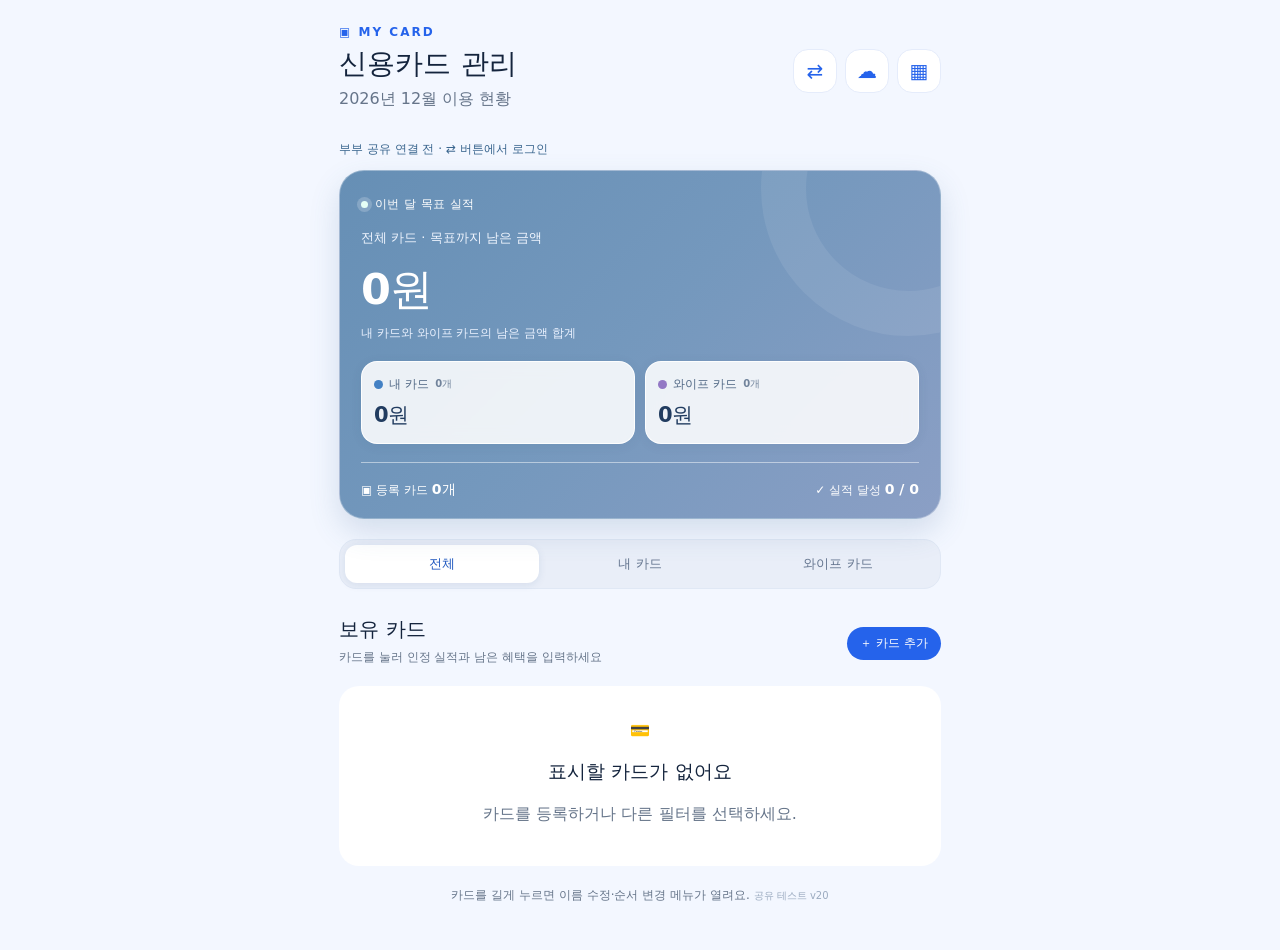
<file: index.html>
<!doctype html>
<html lang="ko"><head><meta charset="utf-8"><meta name="viewport" content="width=device-width,initial-scale=1,viewport-fit=cover"><meta name="theme-color" content="#172a42"><meta name="apple-mobile-web-app-capable" content="yes"><meta name="apple-mobile-web-app-status-bar-style" content="default"><meta name="apple-mobile-web-app-title" content="카드관리"><link rel="manifest" href="./manifest.webmanifest"><link rel="apple-touch-icon" href="./icon.svg"><link rel="icon" href="./icon.svg" type="image/svg+xml"><link rel="stylesheet" href="./style-family-v20.css"><title>신용카드 관리</title></head><body>
<div id="app" class="app"><header class="top"><div><div class="eyebrow">▣ MY CARD</div><h1>신용카드 관리</h1><p id="current-month"></p></div><div class="head-buttons"><button class="iconbtn" id="shared-open" aria-label="부부 공유 설정">⇄</button><button class="iconbtn" id="backup-open" aria-label="백업 및 복원">☁</button><button class="iconbtn" id="history-open" aria-label="월별 기록">▦</button></div></header>
<p id="sync-status" class="sync-status">부부 공유 연결 전 · ⇄ 버튼에서 로그인</p><section class="hero"><div class="hero-kicker"><span class="hero-kicker-dot"></span> 이번 달 목표 실적</div><p class="hero-overline">전체 카드 · 목표까지 남은 금액</p><strong id="total-remaining">0원</strong><p class="muted-light">내 카드와 와이프 카드의 남은 금액 합계</p><div class="owner-summary"><div class="owner-summary-item"><span><i class="owner-dot mine"></i>내 카드 <small id="mine-count">0개</small></span><b id="mine-remaining">0원</b></div><div class="owner-summary-item"><span><i class="owner-dot wife"></i>와이프 카드 <small id="wife-count">0개</small></span><b id="wife-remaining">0원</b></div></div><hr><div class="metrics"><span>▣ 등록 카드 <b id="card-count">0개</b></span><span>✓ 실적 달성 <b id="card-achieved">0 / 0</b></span></div></section>
<div id="due-banner" class="due-banner" hidden></div><nav class="owner-tabs" aria-label="카드 소유자 필터"><button type="button" class="owner-tab active" data-owner-filter="all" aria-pressed="true">전체</button><button type="button" class="owner-tab" data-owner-filter="mine" aria-pressed="false">내 카드</button><button type="button" class="owner-tab" data-owner-filter="wife" aria-pressed="false">와이프 카드</button></nav><div class="sectiontitle"><div class="section-heading"><h2>보유 카드</h2><p>카드를 눌러 인정 실적과 남은 혜택을 입력하세요</p></div><div class="section-buttons"><button class="primary small" type="button" id="add-card">＋ 카드 추가</button></div></div><main id="cards"></main><p class="hint">카드를 길게 누르면 이름 수정·순서 변경 메뉴가 열려요. <span class="version-label">공유 테스트 v20</span></p></div>
<div id="modal" class="modal" hidden><div class="shade" data-close></div><section class="sheet" role="dialog" aria-modal="true"><header class="sheet-head"><h2 id="sheet-title"></h2><button class="iconbtn" data-close aria-label="닫기">✕</button></header><div id="sheet-body"></div></section></div>
<script src="./app-family-v20.js" defer></script></body></html>
</file>
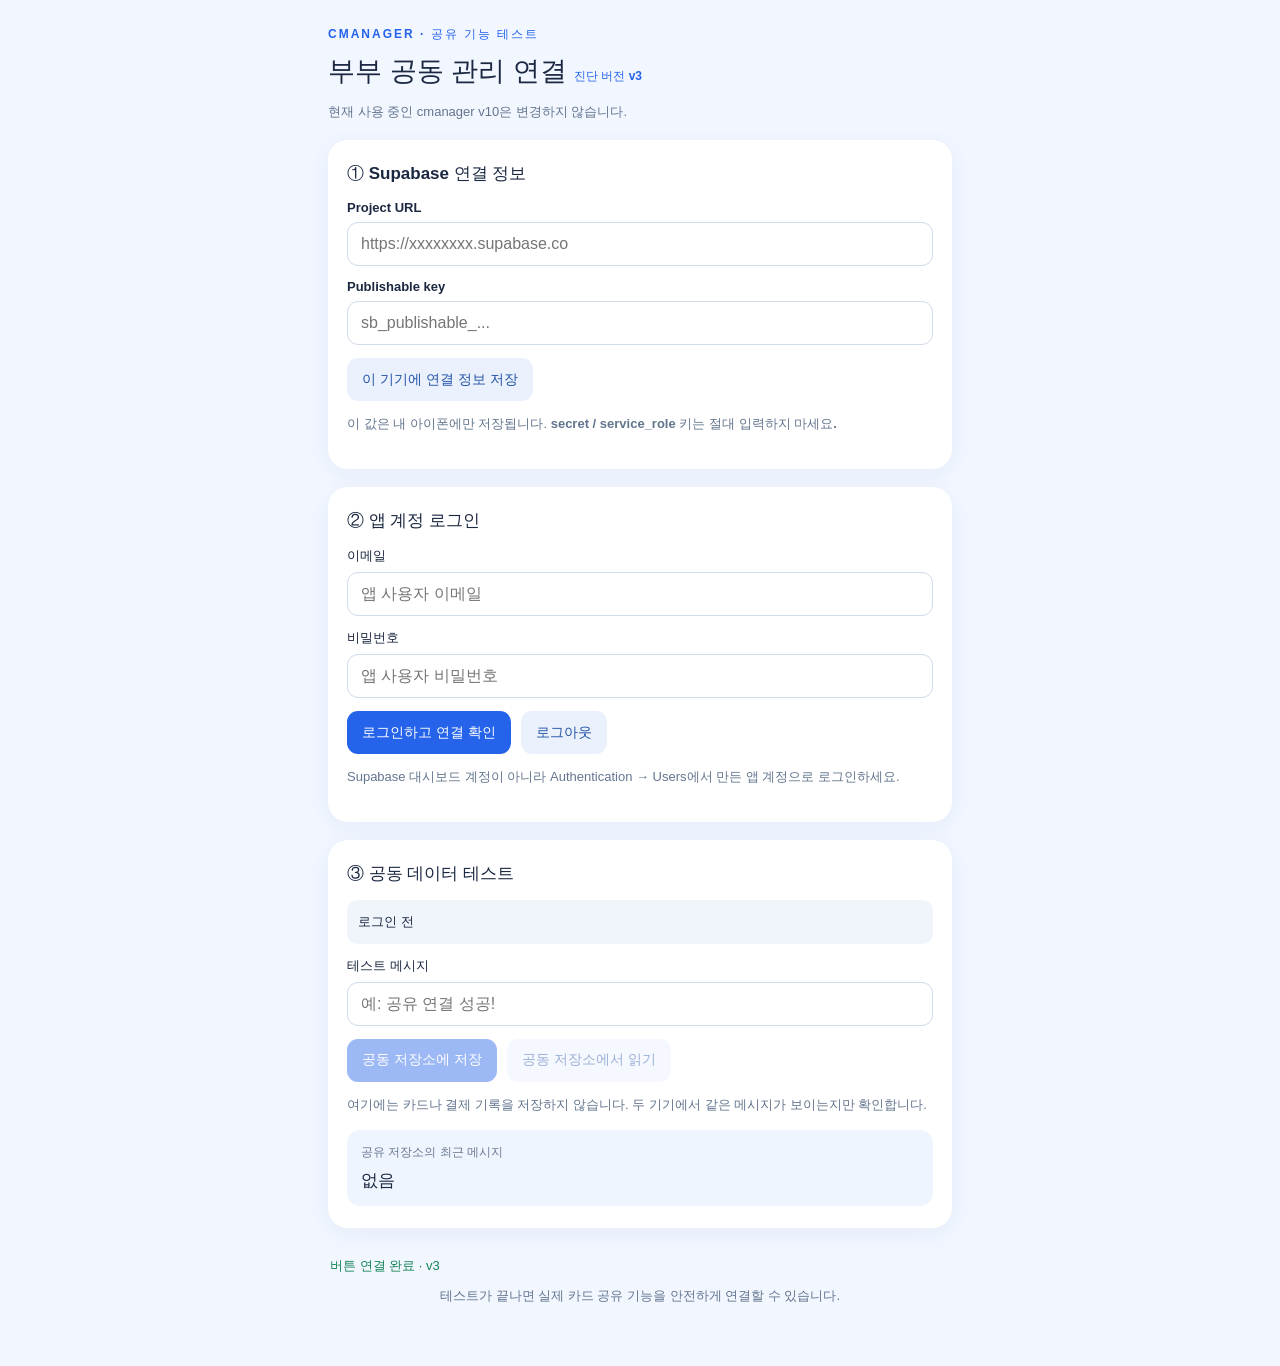
<file: index 2.html>
<!doctype html><html lang="ko"><head><meta charset="utf-8"><meta name="viewport" content="width=device-width,initial-scale=1,viewport-fit=cover"><meta name="theme-color" content="#2563eb"><meta name="apple-mobile-web-app-capable" content="yes"><title>cmanager 공유 연결 테스트</title><link rel="manifest" href="./manifest.webmanifest"><link rel="icon" href="./icon.svg" type="image/svg+xml"><style>:root{font-family:-apple-system,BlinkMacSystemFont,'Apple SD Gothic Neo','Noto Sans KR',sans-serif;color:#1b2841;background:#f1f6ff;font-synthesis:none}*{box-sizing:border-box}body{margin:0}main{max-width:660px;margin:0 auto;padding:26px 18px 60px}.eyebrow{font-size:12px;letter-spacing:2px;font-weight:800;color:#2563eb}h1{font-size:27px;margin:10px 0 7px}header p,.hint,footer{color:#63758e;font-size:13px;line-height:1.55}h2{font-size:17px;margin:0 0 15px}.card{background:white;border-radius:20px;margin:18px 0;padding:22px 19px;box-shadow:0 6px 25px #2b54900d}label{display:block;font-size:13px;font-weight:700;margin:13px 0}input{display:block;width:100%;border:1px solid #d1dbeb;border-radius:11px;padding:12px 13px;font-size:16px;margin-top:7px;background:white;color:#182742}button{border:0;border-radius:11px;background:#2563eb;color:#fff;padding:12px 15px;cursor:pointer;font-size:14px;font-weight:700;min-height:43px}button.secondary{background:#eaf1fd;color:#2454a6}button:disabled{opacity:.45;cursor:not-allowed}.actions{display:flex;flex-wrap:wrap;gap:10px}.status{background:#f0f4fb;border-radius:10px;padding:11px;font-size:13px;white-space:pre-wrap;line-height:1.65}.readout{padding:14px;background:#eef5ff;border-radius:13px;margin-top:15px;display:grid;gap:8px;font-size:12px;color:#6b7890}.readout strong{font-size:17px;color:#1b2841;word-break:break-word}#status{font-size:13px;line-height:1.5;padding:10px 2px;white-space:pre-wrap}#status.error{color:#c0392b}#status.ok{color:#168356}footer{text-align:center}
</style></head><body><main><header><div class="eyebrow">CMANAGER · 공유 기능 테스트</div><h1>부부 공동 관리 연결 <small style="font-size:12px;color:#2563eb">진단 버전 v3</small></h1><p>현재 사용 중인 cmanager v10은 변경하지 않습니다.</p></header><section class="card"><h2>① Supabase 연결 정보</h2><label>Project URL<input id="url" type="url" placeholder="https://xxxxxxxx.supabase.co" autocomplete="off"></label><label>Publishable key<input id="key" type="text" placeholder="sb_publishable_..." autocomplete="off" autocapitalize="off" spellcheck="false"></label><button id="save-config" class="secondary" type="button">이 기기에 연결 정보 저장</button><p id="config-feedback" role="status" aria-live="polite" style="display:none;margin:12px 0 0;padding:12px;border-radius:10px;background:#eff6ff;font-size:14px;font-weight:700"></p><p class="hint">이 값은 내 아이폰에만 저장됩니다. <strong>secret / service_role 키는 절대 입력하지 마세요.</strong></p></section><section class="card"><h2>② 앱 계정 로그인</h2><label>이메일<input id="email" type="email" placeholder="앱 사용자 이메일" autocomplete="email"></label><label>비밀번호<input id="password" type="password" placeholder="앱 사용자 비밀번호" autocomplete="current-password"></label><div class="actions"><button id="login" type="button">로그인하고 연결 확인</button><button id="logout" class="secondary" type="button">로그아웃</button></div><p id="login-feedback" role="status" aria-live="polite" style="display:none;margin:12px 0 0;padding:12px;border-radius:10px;background:#eff6ff;font-size:14px;font-weight:700"></p><p class="hint">Supabase 대시보드 계정이 아니라 Authentication → Users에서 만든 앱 계정으로 로그인하세요.</p></section><section class="card"><h2>③ 공동 데이터 테스트</h2><div id="identity" class="status">로그인 전</div><label>테스트 메시지<input id="message" type="text" maxlength="80" placeholder="예: 공유 연결 성공!"></label><div class="actions"><button id="write" disabled>공동 저장소에 저장</button><button id="read" class="secondary" disabled>공동 저장소에서 읽기</button></div><p class="hint">여기에는 카드나 결제 기록을 저장하지 않습니다. 두 기기에서 같은 메시지가 보이는지만 확인합니다.</p><div class="readout"><span>공유 저장소의 최근 메시지</span><strong id="remote-msg">없음</strong></div></section><div role="status" id="status" aria-live="polite">프로그램 준비 중… 아래에 “버튼 연결 완료”가 표시되는지 확인하세요.</div><footer>테스트가 끝나면 실제 카드 공유 기능을 안전하게 연결할 수 있습니다.</footer></main><script>'use strict';
const $=id=>document.getElementById(id);
const CONFIG_KEY='cmanager_share_test_config_v1';
const TOKEN_KEY='cmanager_share_test_session_v1';
let config=null,session=null,householdId=null;
function note(message,error=false){$('status').textContent=message;$('status').className=error?'error':'ok'}
function feedback(id,message,error=false){const el=$(id);el.style.display='block';el.style.background=error?'#fff1f0':'#eff6ff';el.style.color=error?'#b42318':'#1453a0';el.textContent=message;}
function loadJSON(key){try{return JSON.parse(localStorage.getItem(key)||'null')}catch{return null}}
function validConfig(value){try{const u=new URL(value.url);return u.protocol==='https:'&&u.hostname.endsWith('.supabase.co')&&/^sb_publishable_/.test(value.key)}catch{return false}}
function setIdentity(){ $('identity').textContent=session&&householdId?`로그인됨: ${session.user?.email||'사용자'}\n공동 관리 공간 ID: ${householdId}`:'로그인 전'; $('write').disabled=!householdId; $('read').disabled=!householdId;}
function endpoint(path){return config.url.replace(/\/$/,'')+path}
async function request(path,options={},authenticated=false,retry=true){
 if(!config)throw Error('Supabase 연결 정보를 먼저 저장하세요.');
 if(authenticated&&(!session||!session.access_token))throw Error('먼저 로그인하세요.');
 const headers={'apikey':config.key,'Content-Type':'application/json',...(options.headers||{})};
 if(authenticated)headers.Authorization='Bearer '+session.access_token;
 const response=await fetch(endpoint(path),{...options,headers});
 if(response.status===401&&authenticated&&retry&&session?.refresh_token){await refreshSession();return request(path,options,true,false)}
 const raw=await response.text();let data;try{data=raw?JSON.parse(raw):null}catch{data=raw}
 if(!response.ok)throw Error(`${response.status}: ${typeof data==='object'?(data?.message||data?.error_description||data?.error||JSON.stringify(data)):data}`);
 return data;
}
async function refreshSession(){
 const r=await request('/auth/v1/token?grant_type=refresh_token',{method:'POST',body:JSON.stringify({refresh_token:session.refresh_token})});
 if(!r?.access_token)throw Error('로그인이 만료되었습니다. 다시 로그인하세요.');
 session=r;localStorage.setItem(TOKEN_KEY,JSON.stringify(session));
}
async function ensureSession(){if(!session)return false;if(session.expires_at&&Date.now()/1000>session.expires_at-120){await refreshSession()}return true}
async function connectHousehold(){
 await ensureSession();
 const userid=encodeURIComponent(session.user.id);
 const memberships=await request(`/rest/v1/household_members?select=household_id&user_id=eq.${userid}&limit=5`,{},true);
 if(!Array.isArray(memberships)||memberships.length!==1)throw Error('연결된 가족 관리 공간이 정확히 하나인지 확인해야 합니다. 공동 공간을 찾지 못했거나 여러 개 연결되어 있습니다.');
 householdId=memberships[0].household_id;setIdentity();note('가족 공동 관리 공간에 안전하게 연결했어요.');
}
$('save-config').onclick=()=>{
 feedback('config-feedback','저장 버튼이 눌렸어요. 정보 확인 중…');
 try {
  const data={url:$('url').value.trim().replace(/\/$/,''),key:$('key').value.trim()};
  if(!validConfig(data)){const m='형식을 확인하세요. URL은 https://...supabase.co, 키는 sb_publishable_ 로 시작해야 해요.';feedback('config-feedback',m,true);note(m,true);return;}
  localStorage.setItem(CONFIG_KEY,JSON.stringify(data));config=data;
  feedback('config-feedback','✅ 연결 정보를 이 기기에 저장했어요. 이제 아래에서 로그인하세요.');
  note('연결 정보를 이 기기에 저장했어요.');
 }catch(e){feedback('config-feedback','저장 오류: '+e.message,true);note('저장 오류: '+e.message,true)}
};
$('login').onclick=async()=>{
 feedback('login-feedback','로그인 버튼이 눌렸어요. 확인 중…');
 try{
  if(!config)throw Error('먼저 연결 정보를 저장하세요.');
  const email=$('email').value.trim(),password=$('password').value;
  if(!email||!password)throw Error('이메일과 비밀번호를 입력해 주세요.');
  note('로그인 및 가족 공간 확인 중...');
  const result=await request('/auth/v1/token?grant_type=password',{method:'POST',body:JSON.stringify({email,password})});
  if(!result?.access_token||!result?.user?.id)throw Error('로그인 토큰을 받지 못했습니다.');
  session={...result,expires_at:Math.floor(Date.now()/1000)+(result.expires_in||3600)};
  localStorage.setItem(TOKEN_KEY,JSON.stringify(session));
  $('password').value='';householdId=null;
  await connectHousehold();feedback('login-feedback','✅ 로그인 완료! 공동 공간에 연결됐어요.');
 }catch(e){householdId=null;setIdentity();feedback('login-feedback','로그인 실패: '+e.message,true);note('연결 실패: '+e.message,true)}
};
$('logout').onclick=async()=>{session=null;householdId=null;localStorage.removeItem(TOKEN_KEY);setIdentity();$('remote-msg').textContent='없음';note('이 기기에서 로그아웃했어요.')};
$('write').onclick=async()=>{
 try{
  if(!householdId)throw Error('로그인 필요');
  const msg=$('message').value.trim();if(!msg)throw Error('테스트 메시지를 입력하세요.');
  note('공동 저장소에 저장 중...');
  await ensureSession();
  await request('/rest/v1/shared_card_data?on_conflict=household_id%2Citem_type%2Citem_id',{
   method:'POST',headers:{'Prefer':'resolution=merge-duplicates,return=minimal'},
   body:JSON.stringify({household_id:householdId,item_type:'connection_test',item_id:'family_message',data:{message:msg},updated_by:session.user.id,updated_at:new Date().toISOString()})
  },true);
  note('공동 저장 완료! 다른 아이폰에서 읽기 버튼을 눌러 확인하세요.');
 }catch(e){note('저장 실패: '+e.message,true)}
};
$('read').onclick=async()=>{
 try{
  if(!householdId)throw Error('로그인 필요');
  note('공동 저장소 조회 중...');
  await ensureSession();
  const rows=await request(`/rest/v1/shared_card_data?select=data,updated_at&household_id=eq.${encodeURIComponent(householdId)}&item_type=eq.connection_test&item_id=eq.family_message`,{},true);
  $('remote-msg').textContent=rows?.[0]?.data?.message??'아직 저장된 메시지가 없어요.';
  note('공동 저장소에서 데이터를 읽었어요.');
 }catch(e){note('조회 실패: '+e.message,true)}
};
(async()=>{
 config=loadJSON(CONFIG_KEY);session=loadJSON(TOKEN_KEY);
 if(config&&validConfig(config)){$('url').value=config.url;$('key').value=config.key}
 if(session){try{await connectHousehold()}catch(e){session=null;householdId=null;localStorage.removeItem(TOKEN_KEY);setIdentity();note('다시 로그인해 주세요: '+e.message,true)}}
 setIdentity();
 note('버튼 연결 완료 · v3');
})();
</script><script>
// Test version: no service worker. Clear cached old test app resources only.
if ('serviceWorker' in navigator) {
  navigator.serviceWorker.getRegistrations().then(regs => {
    regs.forEach(reg => {
      if (reg.scope.includes('/cmanager-share-test/')) reg.unregister();
    });
  }).catch(() => {});
}
</script></body></html>
</file>
<file: style-family-v20.css>
:root{font-family:-apple-system,BlinkMacSystemFont,"Apple SD Gothic Neo",system-ui,sans-serif;color:#14243d;background:#f3f7ff;font-synthesis:none}*{box-sizing:border-box}body{margin:0}button,input,select,textarea{font:inherit}button{cursor:pointer}button:disabled{opacity:.45;cursor:not-allowed}.app{max-width:640px;margin:auto;min-height:100dvh;padding:calc(25px + env(safe-area-inset-top)) 19px calc(40px + env(safe-area-inset-bottom))}.top{display:flex;justify-content:space-between;align-items:center;gap:12px;margin-bottom:24px}.eyebrow{color:#2563eb;font-weight:800;letter-spacing:2px;font-size:12px}h1{font-size:28px;margin:6px 0}h2{font-size:20px;margin:0}p{margin:6px 0;color:#66758a}.head-buttons{display:flex;gap:8px}.iconbtn{background:#fff;color:#2563eb;border:1px solid #e5ecfb;border-radius:15px;width:44px;height:44px;font-size:20px;flex-shrink:0}.hero{border-radius:24px;padding:24px 20px;background:linear-gradient(135deg,#2679ed,#314fb8);color:#fff;box-shadow:0 12px 24px #2869d92a}.hero p{color:#e2edff}.hero strong{display:block;font-size:34px;margin:16px 0 4px}.hero .muted-light{font-size:12px}.hero hr{border:0;border-top:1px solid #ffffff52;margin:18px 0}.metrics{display:flex;justify-content:space-between;gap:8px;font-size:12px}.metrics b{font-size:14px}.sectiontitle{display:flex;justify-content:space-between;align-items:center;margin:27px 0 15px;gap:12px}.sectiontitle p{font-size:12px}.primary{border:0;background:#2563eb;color:white;border-radius:14px;padding:12px 16px;font-weight:750}.primary.small{white-space:nowrap;border-radius:24px;padding:11px 13px;font-size:13px}.secondary{border:1px solid #d3e0f8;background:white;color:#2563eb;border-radius:12px;padding:11px 14px;font-weight:650}.danger{border:1px solid #f2c4c4;background:#fff;color:#c52f37;border-radius:12px;padding:9px 11px;font-size:13px}.card{background:#fff;border:1px solid #e8eef9;border-radius:22px;padding:17px;margin:13px 0;box-shadow:0 4px 13px #132d5610}.cardtop{display:flex;align-items:center;gap:12px}.cardico{width:48px;height:48px;border-radius:14px;display:grid;place-items:center;font-size:22px;color:white}.cardname{font-weight:800}.sub{color:#7c899c;font-size:12px;margin-top:4px}.push{margin-left:auto}.tap{border:0;background:transparent;text-align:left;padding:0;color:inherit;flex:1}.progress{height:8px;border-radius:30px;background:#e8edf6;overflow:hidden;margin:9px 0}.progress div{height:100%;border-radius:30px}.row{display:flex;align-items:center;justify-content:space-between;gap:8px}.line{border-top:1px solid #eef1f6;margin:15px 0}.label{font-size:13px;color:#66758a}.amount{font-size:14px;font-weight:750}.pill{padding:5px 8px;background:#eff8f0;border-radius:20px;color:#178a46;font-size:11px;font-weight:750}.benefits{display:grid;grid-template-columns:1fr 1fr;gap:9px;margin-top:16px}.benefitbox{background:#f5f8fd;border-radius:13px;padding:11px;font-size:12px}.benefitbox b{display:block;font-size:14px;margin-top:5px}.hint{text-align:center;font-size:12px;margin-top:21px}.empty{text-align:center;padding:35px 15px;background:white;border-radius:20px}.modal[hidden]{display:none}.modal{position:fixed;inset:0;z-index:20;display:flex;align-items:flex-end;justify-content:center}.shade{position:absolute;inset:0;background:#14243d91}.sheet{position:relative;background:#f7faff;border-radius:23px 23px 0 0;padding:16px 18px calc(20px + env(safe-area-inset-bottom));width:min(640px,100%);max-height:92dvh;overflow-y:auto}.sheet-head{display:flex;align-items:center;justify-content:space-between;position:sticky;top:-16px;background:#f7faff;z-index:1;padding:5px 0 13px}.sheet-head h2{font-size:20px}.panel{padding:15px;background:white;border-radius:17px;margin:12px 0}.panel h3{font-size:16px;margin:0 0 12px}.formlabel{display:block;margin:14px 0 5px;font-size:13px;color:#536681;font-weight:650}input:not([type=checkbox]):not([type=file]),select,textarea{border:1px solid #dce6f4;border-radius:11px;padding:12px;background:white;color:#17243b;width:100%;min-width:0}input[type=checkbox]{width:18px;height:18px;vertical-align:middle;accent-color:#2563eb}.actions{display:flex;gap:9px;flex-wrap:wrap;margin-top:15px}.item{padding:13px 0;border-bottom:1px solid #edf2f9}.item:last-child{border-bottom:0}.itemtitle{font-weight:720}.note{font-size:12px;color:#718096;line-height:1.6}.warn{color:#bb4d25}.groupheader{margin:21px 0 7px;font-weight:800;color:#2563eb}.monthpick{max-width:175px}a{color:#2563eb}.chip{border-radius:20px;background:#e8f0ff;color:#1d58a0;padding:5px 9px;font-size:12px}.highlight{color:#2563eb;font-weight:800}

.section-buttons{display:flex;align-items:center;gap:7px;flex-wrap:wrap;justify-content:flex-end}
.secondary.small{white-space:nowrap;font-size:13px;padding:10px 12px;border-radius:22px}
.card-selectable{cursor:pointer;touch-action:pan-y;-webkit-user-select:none;user-select:none;-webkit-touch-callout:none}
.card-selectable:focus-visible{outline:3px solid #75a6f4;outline-offset:2px}
.card-selectable:active{background:#fafcff}
.card-summary{margin-top:19px}
.manage-item{background:#fff;border:1px solid #e5ecf9;border-radius:16px;padding:13px;margin:12px 0}
.manage-item.is-focused{border-color:#94baf8;box-shadow:0 0 0 2px #dceaff}
.manage-header{display:flex;align-items:center;gap:10px;margin-bottom:13px}
.manage-icon{width:38px;height:38px;border-radius:11px;color:#fff;display:grid;place-items:center;flex-shrink:0}
.manage-title{display:flex;flex-direction:column;gap:3px;min-width:0}
.manage-title b{font-size:15px;overflow-wrap:anywhere}
.manage-title small{font-size:12px;color:#66758a}
.manage-buttons{display:flex;flex-wrap:wrap;gap:7px}
.manage-buttons button{font-size:12px;padding:9px 11px}
.manage-buttons .danger{margin-left:auto}
@media(max-width:390px){.sectiontitle{align-items:flex-start}.section-buttons{max-width:180px}.manage-buttons button{flex:1 1 auto}.manage-buttons .danger{flex:0 1 auto}}

/* Mobile-safe compact card controls */
.sectiontitle{display:flex;align-items:flex-start;justify-content:space-between;gap:10px;flex-wrap:wrap}
.section-heading{flex:1 1 130px;min-width:0}
.section-heading h2{white-space:nowrap}
.section-heading p{line-height:1.4}
.section-buttons{display:flex;align-items:center;justify-content:flex-end;flex:0 1 auto;gap:6px;max-width:100%}
.section-buttons button{flex:0 0 auto;white-space:nowrap;font-size:12px;padding:9px 10px}
.cardtop .tap{min-width:0}
.cardname{overflow-wrap:anywhere}
.card-summary{margin-top:18px}
.version-label{font-size:10px;color:#9babc0}
@media(max-width:440px){
 .sectiontitle{display:grid;grid-template-columns:1fr;row-gap:11px}
 .section-buttons{justify-content:flex-start;flex-wrap:nowrap;width:100%}
 .section-buttons button{flex:1 1 0}
 .section-heading p{margin-top:3px}
}

/* v6: tier progress and goal management */
.tier-hint{display:flex;justify-content:space-between;flex-wrap:wrap;gap:6px;margin-top:13px;padding-top:12px;border-top:1px solid #ebeff7;font-size:11px;color:#55708d}
.tier-list{display:grid;gap:8px;margin-top:12px}.tier-line{display:flex;align-items:center;justify-content:space-between;flex-wrap:wrap;gap:6px;padding:11px;border:1px solid #e5ecf9;border-radius:12px;background:#f8faff;font-size:12px}.tier-line b{font-weight:650}.tier-done{background:#edf8f2;color:#17784c;border-color:#c6edd7}.tier-goal{outline:2px solid #91b8f8;outline-offset:-2px}textarea{resize:vertical;line-height:1.6}.card .pill{flex-shrink:0}
@media(max-width:390px){.cardtop{gap:8px}.card .pill{font-size:10px}.tier-hint{flex-direction:column}.hero strong{font-size:29px}}

/* v7 - tap to choose a target tier */
.tier-choice{width:100%;font:inherit;text-align:left;cursor:pointer;gap:8px}
.tier-choice em{font-style:normal;font-weight:750;color:#2563eb;margin-left:auto}
.tier-choice:focus-visible,.tier-option:focus-visible{outline:3px solid #7ab0fa;outline-offset:2px}
.tier-options{display:grid;gap:9px;margin:10px 0}
.tier-option{width:100%;display:flex;align-items:center;justify-content:space-between;text-align:left;gap:12px;border:1px solid #dce6f4;border-radius:15px;padding:14px;background:#fff;color:#17243b}
.tier-option span:first-child{display:flex;flex-direction:column;gap:5px}
.tier-option small{font-size:12px;color:#66758a}
.tier-option.selected{border:2px solid #2563eb;background:#ecf4ff;padding:13px}
.tier-check{white-space:nowrap;color:#2563eb;font-size:12px;font-weight:800}

/* v8: compact add-card button alongside heading on iPhone */
.sectiontitle{display:flex;flex-direction:row;align-items:center;justify-content:space-between;flex-wrap:nowrap;gap:12px}
.section-heading{flex:1 1 auto;min-width:0}
.section-buttons{display:flex;flex:0 0 auto;width:auto;max-width:none;justify-content:flex-end;align-items:center}
.section-buttons button,.section-buttons .primary.small{flex:0 0 auto;width:auto;min-width:0;max-width:max-content;white-space:nowrap;padding:9px 13px;font-size:12px;line-height:1.25;border-radius:22px}
@media(max-width:440px){
 .sectiontitle{display:flex;flex-direction:row;align-items:center;flex-wrap:nowrap;gap:8px}
 .section-heading{flex:1 1 auto;min-width:0}
 .section-buttons{display:flex;width:auto;flex:0 0 auto;justify-content:flex-end}
 .section-buttons button,.section-buttons .primary.small{flex:0 0 auto;width:auto;padding:9px 12px;font-size:12px}
}

/* v9 - clean monthly manual status */
.manual-benefit{display:flex;align-items:center;justify-content:space-between;gap:12px;background:#eef5ff;border-radius:13px;margin-top:15px;padding:13px 14px;font-size:13px;color:#526783}
.manual-benefit strong{color:#205ec8;font-size:16px;white-space:nowrap}
.manual-summary{background:#f3f7fd;border-radius:12px;padding:12px 14px;margin-top:16px;display:grid;gap:12px;font-size:13px;color:#536681}
.manual-summary strong{color:#14243d}


/* v10 - all tier milestones on the main card progress bar */
.milestone-progress{position:relative;height:48px;margin:11px 0 5px;padding:0 2px;color:#8a9bb0}
.milestone-track{position:absolute;top:8px;left:2px;right:2px;height:9px;background:#e8edf6;border-radius:40px;overflow:hidden}
.milestone-fill{height:100%;border-radius:40px;background:#2563eb}
.milestone{position:absolute;top:5px;transform:translateX(-50%);display:flex;flex-direction:column;align-items:center;gap:7px;min-width:0;pointer-events:none}
.milestone.last{transform:translateX(-100%);align-items:flex-end}
.milestone-dot{width:15px;height:15px;border:3px solid #c2cad8;border-radius:50%;background:#fff;box-shadow:0 0 0 2px #fff;display:block}
.milestone.reached .milestone-dot{background:#2563eb;border-color:#2563eb}
.milestone-label{font-size:11px;line-height:15px;white-space:nowrap;font-weight:650;color:#8b98aa}
.milestone.reached .milestone-label{color:#2563eb}
.milestone.last .milestone-dot{align-self:flex-end}

/* Family + recurring */
.sync-status{font-size:12px;color:#39658e;margin:0 0 12px;line-height:1.5}.sync-error{color:#b33f3f}
.family-toolbar{display:flex;align-items:center;gap:9px;justify-content:space-between;margin:12px 0 3px}.family-toolbar select{max-width:150px;padding:8px 10px;font-size:13px}
.due-banner{padding:14px;background:#fff5dd;border:1px solid #f6db91;border-radius:16px;margin-top:16px}.due-banner p{font-size:12px;margin:8px 0}.due-banner[hidden]{display:none}
.checkrow{display:flex;align-items:flex-start;gap:8px;font-size:13px;padding:10px 2px;line-height:1.5}.checkrow input{flex-shrink:0;margin-top:2px}.includes-list{padding:12px;border-radius:13px;background:#f4f8fd;margin-top:13px}.includes-list>b{font-size:13px}
@media(max-width:390px){.family-toolbar{align-items:flex-start;flex-direction:column}.family-toolbar select{max-width:100%}}

/* v12: compact accessible 3-tab owner filter and prominent card-owner badges */
.owner-tabs{display:grid;grid-template-columns:repeat(3,minmax(0,1fr));gap:4px;background:#e9eef8;border:1px solid #e0e8f5;border-radius:17px;padding:5px;margin:20px 0 5px;}
.owner-tab{border:0;background:transparent;color:#64758f;border-radius:12px;min-width:0;padding:11px 4px;font-size:13px;line-height:1.2;font-weight:750;transition:background .15s ease,color .15s ease,box-shadow .15s ease;}
.owner-tab.active{background:#fff;color:#1e57bf;box-shadow:0 2px 8px #183d7717;}
.owner-tab:focus-visible{outline:2px solid #2563eb;outline-offset:2px;}
.cardname-line{display:flex;align-items:center;gap:7px;flex-wrap:wrap;}
.cardname-line .cardname{min-width:0;}
.owner-badge{display:inline-flex;align-items:center;flex-shrink:0;white-space:nowrap;padding:4px 8px;font-size:11px;font-weight:800;line-height:1.25;border-radius:8px;}
.owner-mine{background:#e5efff;color:#2059bb;}
.owner-wife{background:#efeaff;color:#7243b7;}
.owner-shared{background:#fff0df;color:#a9641a;}
@media(max-width:360px){.owner-tab{font-size:12px}.owner-badge{font-size:10px;padding:3px 6px}}

/* v13: household remaining performance with clear per-owner totals */
.owner-summary{display:grid;grid-template-columns:repeat(2,minmax(0,1fr));gap:10px;margin:18px 0 2px;}
.owner-summary-item{min-width:0;padding:13px 12px;border:1px solid #ffffff55;border-radius:16px;background:#ffffff1c;display:flex;flex-direction:column;gap:8px;}
.owner-summary-item span{display:flex;align-items:center;flex-wrap:wrap;column-gap:6px;row-gap:3px;font-weight:700;font-size:13px;}
.owner-summary-item small{font-size:11px;color:#dbeafe;font-weight:600;}
.owner-summary-item b{font-size:clamp(17px,4.3vw,22px);font-weight:800;letter-spacing:-.5px;overflow-wrap:anywhere;}
.owner-dot{display:inline-block;width:9px;height:9px;border-radius:50%;flex-shrink:0;}
.owner-dot.mine{background:#b8d8ff;}
.owner-dot.wife{background:#e5c7ff;}
@media(max-width:370px){.owner-summary{gap:7px}.owner-summary-item{padding:11px 9px}.owner-summary-item span{font-size:12px}.owner-summary-item b{font-size:17px;}}

/* v14: polished native day picker with custom chevron */
.day-select-wrap{position:relative;max-width:220px}
.day-select-wrap .day-select{appearance:none;-webkit-appearance:none;border:1px solid #cadbf6;border-radius:15px;background:linear-gradient(180deg,#ffffff,#f6f9ff);font-size:17px;font-weight:750;padding:13px 48px 13px 16px;color:#1c3a67;box-shadow:0 3px 10px #245bd30c;cursor:pointer}
.day-select-wrap .day-select:focus{outline:2px solid #93b7ff;outline-offset:2px}
.day-select-arrow{pointer-events:none;position:absolute;right:19px;top:50%;width:10px;height:10px;border-right:2px solid #2763d7;border-bottom:2px solid #2763d7;transform:translateY(-70%) rotate(45deg)}

/* v16 — contemporary, legible dashboard */
.hero{position:relative;overflow:hidden;background:linear-gradient(135deg,#143a89 0%,#225fd0 62%,#356fe4 100%);border:1px solid #ffffff24;box-shadow:0 14px 32px #183d7921;padding:24px 21px 19px;border-radius:24px;color:#fff}
.hero::after{content:"";position:absolute;width:240px;height:240px;right:-145px;top:-145px;border-radius:50%;border:52px solid #ffffff0b;pointer-events:none}
.hero-kicker{position:relative;z-index:1;font-size:12px;font-weight:750;letter-spacing:.02em;display:flex;align-items:center;gap:7px;color:#d8e6ff}
.hero-kicker-dot{width:7px;height:7px;border-radius:50%;background:#9be2d5;box-shadow:0 0 0 4px #9be2d524}
.hero-overline{font-size:13px!important;color:#d4e4ff!important;margin:16px 0 7px!important}
.hero #total-remaining{font-size:clamp(32px,8vw,43px);font-weight:850;letter-spacing:-1.7px;line-height:1.25;display:block;font-variant-numeric:tabular-nums}
.hero .muted-light{font-size:12px;color:#d4e3ff;line-height:1.4;margin:7px 0 0}
.owner-summary{gap:9px;margin:20px 0 13px}
.owner-summary-item{padding:14px 12px;border:1px solid #ffffff30;border-radius:15px;background:#ffffff16;backdrop-filter:blur(8px);gap:9px}
.owner-summary-item span{font-size:12px;color:#e5efff;font-weight:650}
.owner-summary-item b{font-size:clamp(16px,4.2vw,21px);line-height:1.3;letter-spacing:-.5px;font-variant-numeric:tabular-nums}
.owner-summary-item small{font-size:10px;opacity:.85}
.hero hr{border-color:#ffffff26}
.hero .metrics{color:#e6eeff}
/* Editing surfaces */
.amount-control{border:1px solid #dfebf9;border-radius:18px;padding:14px;margin:13px 0;background:linear-gradient(180deg,#fff,#fafcff)}
.amount-label{font-weight:750;font-size:13px;color:#4b6380;margin-bottom:8px}
.amount-value{display:flex;align-items:center;gap:6px}
.amount-value input[data-amount-name]{border:0!important;box-shadow:none!important;background:transparent!important;font-size:26px;font-weight:800;letter-spacing:-.6px;padding:3px 0!important;width:100%;min-width:0;color:#152943}
.amount-value span{font-size:14px;font-weight:700;color:#74849a}
.amount-actions{display:grid;grid-template-columns:repeat(4,minmax(0,1fr));gap:6px;margin-top:11px}
.amount-actions button{border:1px solid #dce7f7;border-radius:10px;padding:9px 3px;background:#f0f5fd;color:#255cb1;font-weight:750;font-size:12px;min-width:0}
.amount-actions button:active{background:#dceaff}
.save-ok{color:#16836a;font-weight:750}
.type-options{display:grid;grid-template-columns:repeat(2,minmax(0,1fr));gap:9px;margin-top:8px}
.type-option{position:relative;display:block;min-width:0;cursor:pointer}
.type-option input{position:absolute;opacity:0;width:1px;height:1px}
.type-option span{display:flex;flex-direction:column;gap:7px;border:1.5px solid #dce6f4;background:#fff;border-radius:14px;padding:14px 11px;min-height:91px}
.type-option strong{font-size:14px;color:#20344f}
.type-option small{font-size:11px;line-height:1.4;color:#778ba2}
.type-option input:checked+span{border-color:#316ae6;background:#edf4ff;box-shadow:inset 0 0 0 1px #316ae6}
.type-option input:focus-visible+span{outline:3px solid #a2bdff;outline-offset:2px}
.day-select-wrap{max-width:175px}.day-select-wrap .day-select{font-size:14px;font-weight:550;padding:11px 41px 11px 14px;border-radius:12px;background:#fff;box-shadow:none}
.day-select-arrow{width:8px;height:8px;border-color:#637994;right:18px}
.month-select-wrap{position:relative}.month-select-wrap input{padding-right:48px!important;font-size:15px}.month-select-wrap span{pointer-events:none;position:absolute;right:15px;top:50%;transform:translateY(-50%);color:#3e69aa;font-size:20px}
.tier-grid-head{display:grid;grid-template-columns:1fr 1fr;gap:9px;font-size:12px;color:#677c97;font-weight:750;margin:17px 44px 8px 0}
.tier-edit-row{display:flex;align-items:center;gap:8px;margin:9px 0;padding:10px;background:white;border:1px solid #e1eafa;border-radius:14px}
.tier-edit-values{flex:1;min-width:0;display:grid;grid-template-columns:1fr 1fr;gap:7px}
.tier-edit-values>div{min-width:0}
.tier-edit-values input{font-size:14px;min-width:0;padding:11px 8px!important;font-variant-numeric:tabular-nums}
.field-mini-label{font-size:11px;color:#60758f;display:block;margin-bottom:5px;font-weight:750}
.tier-remove{border:1px solid #f2d7df;color:#ad4558;background:#fff3f5;width:32px;height:38px;border-radius:10px;flex-shrink:0}
.tier-add{width:100%;margin-top:4px}
@media(max-width:375px){.hero{padding:20px 15px}.type-option span{padding:12px 9px}.amount-actions button{font-size:11px}.tier-edit-row{padding:7px}.tier-edit-values input{font-size:13px;padding:9px 5px!important}}


/* v18 — deeper, still-soft pastel gradient for summary card only. */
.hero{
  isolation:isolate;
  color:#172b4f;
  background:linear-gradient(125deg,#c6defc 0%,#b6d2f8 38%,#c9c3f2 76%,#e1d0ed 100%);
  border:1px solid #bbcbeb;
  border-radius:25px;
  box-shadow:0 12px 30px rgba(81,107,161,.12),inset 0 1px 0 rgba(255,255,255,.85);
  padding:25px 21px 19px;
}
.hero::after{
  z-index:-1;
  width:210px;height:210px;right:-110px;top:-120px;
  border:45px solid rgba(255,255,255,.24);
}
.hero-kicker{color:#3a5786;font-weight:760}
.hero-kicker-dot{background:#5e91d8;box-shadow:0 0 0 4px rgba(94,145,216,.13)}
.hero .hero-overline{color:#586d8d!important;font-weight:600}
.hero #total-remaining{color:#162d51;letter-spacing:-1.35px;font-weight:830}
.hero .muted-light{color:#61728f;line-height:1.5}
.hero .owner-summary{margin-top:19px;margin-bottom:15px;gap:10px}
.hero .owner-summary-item{
  border:1px solid rgba(255,255,255,.84);
  background:rgba(255,255,255,.73);
  -webkit-backdrop-filter:blur(8px);backdrop-filter:blur(8px);
  box-shadow:0 4px 13px rgba(78,101,149,.06);
  padding:14px 12px;border-radius:16px;
}
.hero .owner-summary-item span{color:#566987;font-weight:700}
.hero .owner-summary-item b{color:#17365e;font-weight:800}
.hero .owner-summary-item small{color:#697c99;opacity:1}
.hero .owner-dot.mine{background:#6b9de8}
.hero .owner-dot.wife{background:#a689db}
.hero hr{border-color:rgba(84,112,163,.17)}
.hero .metrics{color:#59708f}
.hero .metrics b{color:#263c5d}
@media(max-width:375px){
  .hero{padding:22px 15px 17px}
  .hero .owner-summary{gap:8px}
  .hero .owner-summary-item{padding:12px 9px}
  .hero .owner-summary-item b{font-size:clamp(15px,4.5vw,19px)}
}


/* v19 — refined midnight-slate finance dashboard. UI-only override. */
.hero{
  isolation:isolate;
  color:#fff;
  background:
    radial-gradient(ellipse at 90% 0%,rgba(88,155,169,.18) 0%,transparent 45%),
    linear-gradient(125deg,#16273c 0%,#203951 57%,#284858 100%);
  border:1px solid rgba(209,230,238,.16);
  border-radius:25px;
  box-shadow:0 14px 32px rgba(15,35,57,.18),inset 0 1px 0 rgba(255,255,255,.08);
  padding:25px 21px 19px;
}
.hero::after{
  z-index:-1;
  width:205px;height:205px;right:-116px;top:-130px;
  border:45px solid rgba(180,225,219,.06);
}
.hero-kicker{color:#d4e9ec;font-weight:720;letter-spacing:.025em}
.hero-kicker-dot{background:#76d0bb;box-shadow:0 0 0 4px rgba(118,208,187,.17)}
.hero .hero-overline{color:#c7d9e5!important;font-weight:500}
.hero #total-remaining{color:#fff;letter-spacing:-1.4px;font-weight:820;text-shadow:0 1px 8px rgba(0,0,0,.09)}
.hero .muted-light{color:#c3d4e0;line-height:1.5}
.hero .owner-summary{margin-top:19px;margin-bottom:15px;gap:10px}
.hero .owner-summary-item{
  border:1px solid rgba(223,239,243,.16);
  background:rgba(255,255,255,.095);
  -webkit-backdrop-filter:blur(9px);backdrop-filter:blur(9px);
  box-shadow:none;
  padding:14px 12px;border-radius:16px;
}
.hero .owner-summary-item span{color:#d8e7ef;font-weight:650}
.hero .owner-summary-item b{color:#fff;font-weight:800;font-variant-numeric:tabular-nums}
.hero .owner-summary-item small{color:#c5d9e3;opacity:1}
.hero .owner-dot.mine{background:#86baff}
.hero .owner-dot.wife{background:#dab8ff}
.hero hr{border-color:rgba(222,238,243,.17)}
.hero .metrics{color:#cbdde6}
.hero .metrics b{color:#f4fbff}
@media(max-width:375px){
  .hero{padding:22px 15px 17px}
  .hero .owner-summary{gap:8px}
  .hero .owner-summary-item{padding:12px 9px}
  .hero .owner-summary-item b{font-size:clamp(15px,4.5vw,19px)}
}

/* v20: balanced blue, high-legibility summary only */
.hero{background:linear-gradient(135deg,#668fb5 0%,#7498bd 48%,#8b9fc5 100%);border:1px solid rgba(255,255,255,.3);box-shadow:0 13px 30px rgba(68,104,151,.18);color:#fff}
.hero::after{border-color:rgba(255,255,255,.08)}
.hero-kicker{color:#fff}.hero-kicker-dot{background:#e5fff6;box-shadow:0 0 0 4px rgba(255,255,255,.2)}
.hero .hero-overline{color:#f1f6ff!important}.hero #total-remaining{color:#fff;text-shadow:none}
.hero .muted-light{color:#ebf2ff}.hero .owner-summary-item{background:rgba(255,255,255,.87);border:1px solid rgba(255,255,255,.9);box-shadow:0 2px 12px rgba(47,72,105,.07);backdrop-filter:blur(8px)}
.hero .owner-summary-item span{color:#506784}.hero .owner-summary-item b{color:#213c60}.hero .owner-summary-item small{color:#71839b;opacity:1}
.hero .owner-dot.mine{background:#4381c4}.hero .owner-dot.wife{background:#9378c5}
.hero hr{border-color:rgba(255,255,255,.48)}.hero .metrics{color:#fff}.hero .metrics b{color:#fff}
</file>
